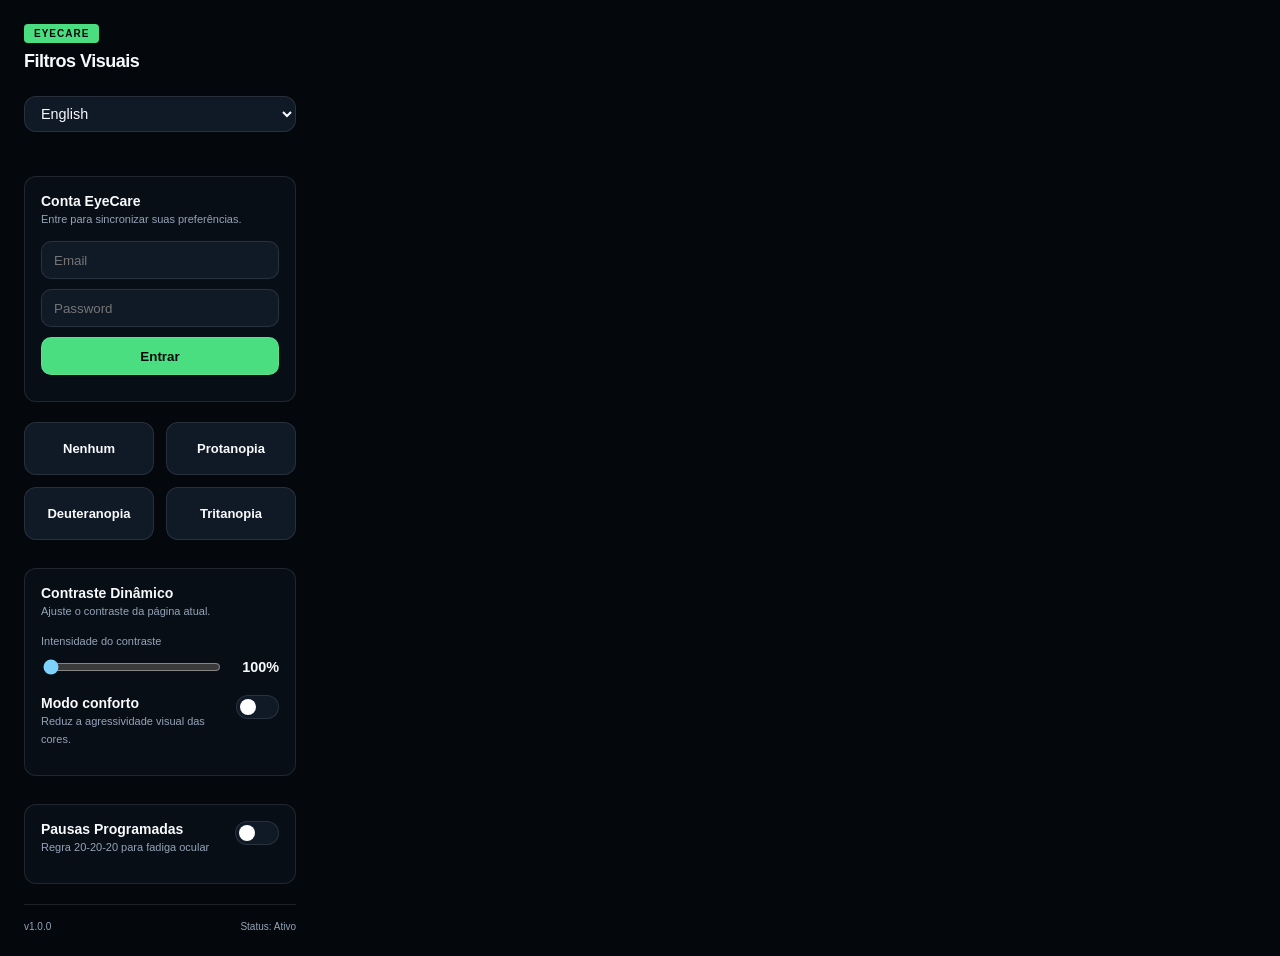
<file: extension/popup.html>
<!DOCTYPE html>
<html lang="pt-BR">
<head>
  <meta charset="UTF-8">
  <link rel="stylesheet" href="popup.css">
</head>
<body>
  <div class="container">
    <header class="header">
      <span class="eyecare-tag">EyeCare</span>
      <h1 class="title" data-i18n="filters_title">Filtros Visuais</h1>
    </header>

    <div class="language-selection">
      <select id="language-select" class="language-select">
        <option value="en">English</option>
        <option value="pt">Português</option>
        <option value="es">Español</option>
        <option value="de">Deutsch</option>
        <option value="fr">Français</option>
        <option value="it">Italiano</option>
        <option value="ru">Русский</option>
        <option value="ja">日本語</option>
      </select>
    </div>

    <div class="settings-card" id="auth-card">
      <div class="setting-header">
        <div class="setting-info">
          <span class="setting-title" data-i18n="account_title">Conta EyeCare</span>
          <span class="setting-desc" data-i18n="account_text">
            Entre para sincronizar suas preferências.
          </span>
        </div>
      </div>

      <div id="auth-logged-out">
        <input class="auth-input" type="email" id="login-email" placeholder="Email" data-i18n-placeholder="email">
        <input class="auth-input" type="password" id="login-password" placeholder="Password" data-i18n-placeholder="password">

        <button type="button" class="auth-btn" id="login-button" data-i18n="login">
          Entrar
        </button>
      </div>

      <div id="auth-logged-in" class="hidden">
        <span class="setting-desc" id="extension-user-label"></span>

        <div class="auth-actions">
          <button type="button" class="auth-btn" id="sync-now-button" data-i18n="sync_now">
            Sincronizar agora
          </button>

          <button type="button" class="auth-btn danger" id="logout-button" data-i18n="logout">
            Sair
          </button>
        </div>
      </div>

      <p class="auth-message" id="auth-message"></p>
    </div>

    <div class="filter-grid">
      <button id="none" class="filter-btn" data-i18n="filter_none">Nenhum</button>
      <button id="protanopia" class="filter-btn" data-i18n="filter_protanopia">Protanopia</button>
      <button id="deuteranopia" class="filter-btn" data-i18n="filter_deuteranopia">Deuteranopia</button>
      <button id="tritanopia" class="filter-btn" data-i18n="filter_tritanopia">Tritanopia</button>
    </div>

    <div class="settings-card">
      <div class="setting-header">
        <div class="setting-info">
          <span class="setting-title" data-i18n="dynamic_contrast">Contraste Dinâmico</span>
          <span class="setting-desc" data-i18n="dynamic_contrast_text">
            Ajuste o contraste da página atual.
          </span>
        </div>
      </div>

      <div class="contrast-control">
        <label for="contrast-slider" class="setting-desc" data-i18n="contrast">
          Intensidade do contraste
        </label>

        <div class="contrast-row">
          <input
            type="range"
            id="contrast-slider"
            min="100"
            max="130"
            value="100"
            step="1"
          >
          <span id="contrast-value">100%</span>
        </div>
      </div>

      <div class="setting-header comfort-extension-row">
        <div class="setting-info">
          <span class="setting-title" data-i18n="comfort_mode">Modo conforto</span>
          <span class="setting-desc" data-i18n="comfort_desc">
            Reduz a agressividade visual das cores.
          </span>
        </div>

        <label class="switch">
          <input type="checkbox" id="comfort-mode">
          <span class="slider"></span>
        </label>
      </div>
    </div>

    <div class="settings-card">
        <div class="setting-header">
            <div class="setting-info">
                <span class="setting-title" data-i18n="pause_title">Pausas Programadas</span>
                <span class="setting-desc" data-i18n="pause_desc">Regra 20-20-20 para fadiga ocular</span>
            </div>
            <label class="switch">
                <input type="checkbox" id="pause-switch">
                <span class="slider"></span>
            </label>
        </div>
  
        <div id="timer-container" class="timer-badge hidden">
            <span class="timer-dot"></span>
            <span id="timer-display" class="timer-text">Calculando...</span>
        </div>
    </div>

    <footer class="footer">
      <span>v1.0.0</span>
      <span class="status" data-i18n="status_active">Status: Ativo</span>
    </footer>
  </div>
  <script src="lib/i18next.min.js"></script>
  <script src="popup.js"></script>
</body>
</html>
</file>
<file: extension/popup.css>
:root {
    --background: #04080c;
    --surface: rgba(9, 16, 24, 0.92);
    --surface-alt: rgba(18, 28, 42, 0.92);
    --border: rgba(255, 255, 255, 0.10);
    --primary: #4ade80;
    --text-strong: #f8fafc;
    --text-muted: #94a3b8;
}

*,
*::before,
*::after {
  box-sizing: border-box;
}

body {
    width: 320px; /* Aumentei um pouco a largura */
    margin: 0;
    background-color: var(--background);
    color: var(--text-strong);
    /* Font stack do sistema para parecer a Inter/San Francisco */
    font-family: 'Inter', -apple-system, BlinkMacSystemFont, "Segoe UI", Roboto, sans-serif;
    overflow: hidden; /* Evita barras de rolagem estranhas */
}

/* Container principal com padding generoso para nada encostar nas bordas */
.container {
    padding: 24px;
    display: flex;
    flex-direction: column;
    gap: 20px; /* Espaço uniforme entre os blocos */
}

/* Header com mais respiro */
.header {
    display: flex;
    flex-direction: column;
    align-items: flex-start;
    gap: 8px;
    margin-bottom: 4px;
}

.eyecare-tag {
    background-color: var(--primary);
    color: #04080c;
    font-weight: 800;
    padding: 4px 10px;
    border-radius: 4px; /* Combinando com o estilo do seu site */
    font-size: 10px;
    text-transform: uppercase;
    letter-spacing: 1px;
}

.title {
    font-size: 18px;
    font-weight: 700;
    margin: 0;
    letter-spacing: -0.5px;
}

/* Grid com mais espaçamento */
.filter-grid {
    display: grid;
    grid-template-columns: 1fr 1fr;
    gap: 12px;
}

.filter-btn {
    background: var(--surface-alt);
    border: 1px solid var(--border);
    color: var(--text-strong);
    padding: 18px 12px; /* Mais preenchimento interno */
    border-radius: 12px;
    cursor: pointer;
    transition: all 0.2s ease;
    font-size: 13px;
    font-weight: 600;
}

/* Efeito de hover e active mais suave */
.filter-btn:hover {
    border-color: var(--primary);
    background: rgba(74, 222, 128, 0.08);
}

.filter-btn.active {
    background: var(--primary);
    color: #04080c;
    border-color: var(--primary);
}

/* Footer com linha de separação suave */
.footer {
    padding-top: 16px;
    border-top: 1px solid var(--border);
    display: flex;
    justify-content: space-between;
    align-items: center;
    font-size: 10px;
    color: var(--text-muted);
}

/* Truque para o "arredondamento" */
/* Como o Chrome não deixa arredondar o body do popup, 
   o segredo é garantir que nada toque as quinas */
body::before {
    content: "";
    position: absolute;
    top: 0;
    left: 0;
    right: 0;
    bottom: 0;
    border-radius: 16px; /* O mesmo valor dos botões */
    pointer-events: none; /* Não interfere nos cliques */
}

.switch {
  position: relative;
  display: inline-block;
  width: 44px;
  height: 24px;
}

.switch input { opacity: 0; width: 0; height: 0; }

.slider {
  position: absolute;
  cursor: pointer;
  top: 0; left: 0; right: 0; bottom: 0;
  background-color: var(--surface-alt);
  transition: .4s;
  border-radius: 34px;
  border: 1px solid var(--border);
}

.slider:before {
  position: absolute;
  content: "";
  height: 16px; width: 16px;
  left: 3px; bottom: 3px;
  background-color: white;
  transition: .4s;
  border-radius: 50%;
}

input:checked + .slider { background-color: var(--primary); }
input:checked + .slider:before { transform: translateX(20px); background-color: #000; }

/* Card de configurações */
.settings-card {
    background: var(--surface);
    border: 1px solid var(--border);
    border-radius: 12px;
    padding: 16px;
    margin-top: 8px;
}

.setting-header {
    display: flex;
    justify-content: space-between;
    align-items: flex-start;
    margin-bottom: 12px;
}

.setting-title {
    display: block;
    font-size: 14px;
    font-weight: 600;
    color: var(--text-strong);
}

.setting-desc {
    font-size: 11px;
    color: var(--text-muted);
}

/* O Timer com cara de Dashboard */
.timer-badge {
    display: flex;
    align-items: center;
    gap: 8px;
    background: rgba(74, 222, 128, 0.05); /* Verde do EyeCare bem clarinho */
    border: 1px dashed rgba(74, 222, 128, 0.3);
    padding: 8px 12px;
    border-radius: 8px;
    font-family: 'JetBrains Mono', monospace; /* Fonte mono dá cara de timer */
    font-size: 12px;
    color: var(--primary);
}

.timer-badge.hidden {
    display: none;
}

.timer-dot {
    width: 6px;
    height: 6px;
    background-color: var(--primary);
    border-radius: 50%;
    box-shadow: 0 0 8px var(--primary);
    animation: blink 1.5s infinite;
}

@keyframes blink {
    0%, 100% { opacity: 1; }
    50% { opacity: 0.3; }
}

.language-select {
    width: 100%;
    margin-bottom: 16px;
    padding: 8px 12px;
    border-radius: 12px;
    border: 1px solid var(--border);
    background: var(--surface-alt);
    color: var(--text-strong);
    font-size: 0.9rem;
    cursor: pointer;
    outline: none;
    transition: border-color 0.2s;
}

.language-select:focus {
    border-color: var(--primary);
}

.contrast-control {
  display: grid;
  gap: 10px;
  margin-top: 16px;
}

.contrast-row {
  display: grid;
  grid-template-columns: 1fr auto;
  align-items: center;
  gap: 12px;
}

#contrast-slider {
  width: 100%;
  accent-color: #7dd3fc;
}

#contrast-value {
  min-width: 48px;
  text-align: right;
  color: var(--text-strong, #f8fafc);
  font-weight: 700;
  font-size: 0.9rem;
}

.comfort-extension-row {
  margin-top: 18px;
}

.auth-input {
  width: 100%;
  min-height: 38px;
  margin-bottom: 10px;
  padding: 0 12px;
  border-radius: 10px;
  border: 1px solid var(--border);
  background: var(--surface-alt);
  color: var(--text-strong);
  font-family: inherit;
  outline: none;
}

.auth-input:focus {
  border-color: var(--primary);
}

.auth-btn {
  width: 100%;
  min-height: 38px;
  border: 1px solid var(--border);
  border-radius: 10px;
  background: var(--primary);
  color: #04080c;
  font-weight: 800;
  cursor: pointer;
}

.auth-btn.danger {
  margin-top: 8px;
  background: rgba(255, 77, 77, 0.14);
  color: #fca5a5;
  border-color: rgba(255, 77, 77, 0.35);
}

.auth-actions {
  display: grid;
  gap: 8px;
  margin-top: 10px;
}

.auth-message {
  margin: 10px 0 0;
  font-size: 11px;
  color: var(--text-muted);
}

.auth-message.error {
  color: #fca5a5;
}

.auth-message.success {
  color: #86efac;
}

.hidden {
  display: none !important;
}

/* ===============================
   AUTH CARD FIX
================================ */

#auth-card {
  overflow: hidden;
}

#auth-card .setting-header {
  margin-bottom: 14px;
}

#auth-card .setting-info {
  min-width: 0;
}

#auth-card .setting-title,
#auth-card .setting-desc {
  max-width: 100%;
  overflow-wrap: break-word;
}

#auth-logged-out,
#auth-logged-in {
  width: 100%;
  min-width: 0;
}

.auth-input {
  display: block;
  width: 100%;
  max-width: 100%;
  box-sizing: border-box;
}

.auth-btn {
  display: flex;
  align-items: center;
  justify-content: center;
  width: 100%;
  max-width: 100%;
  box-sizing: border-box;
}
</file>
